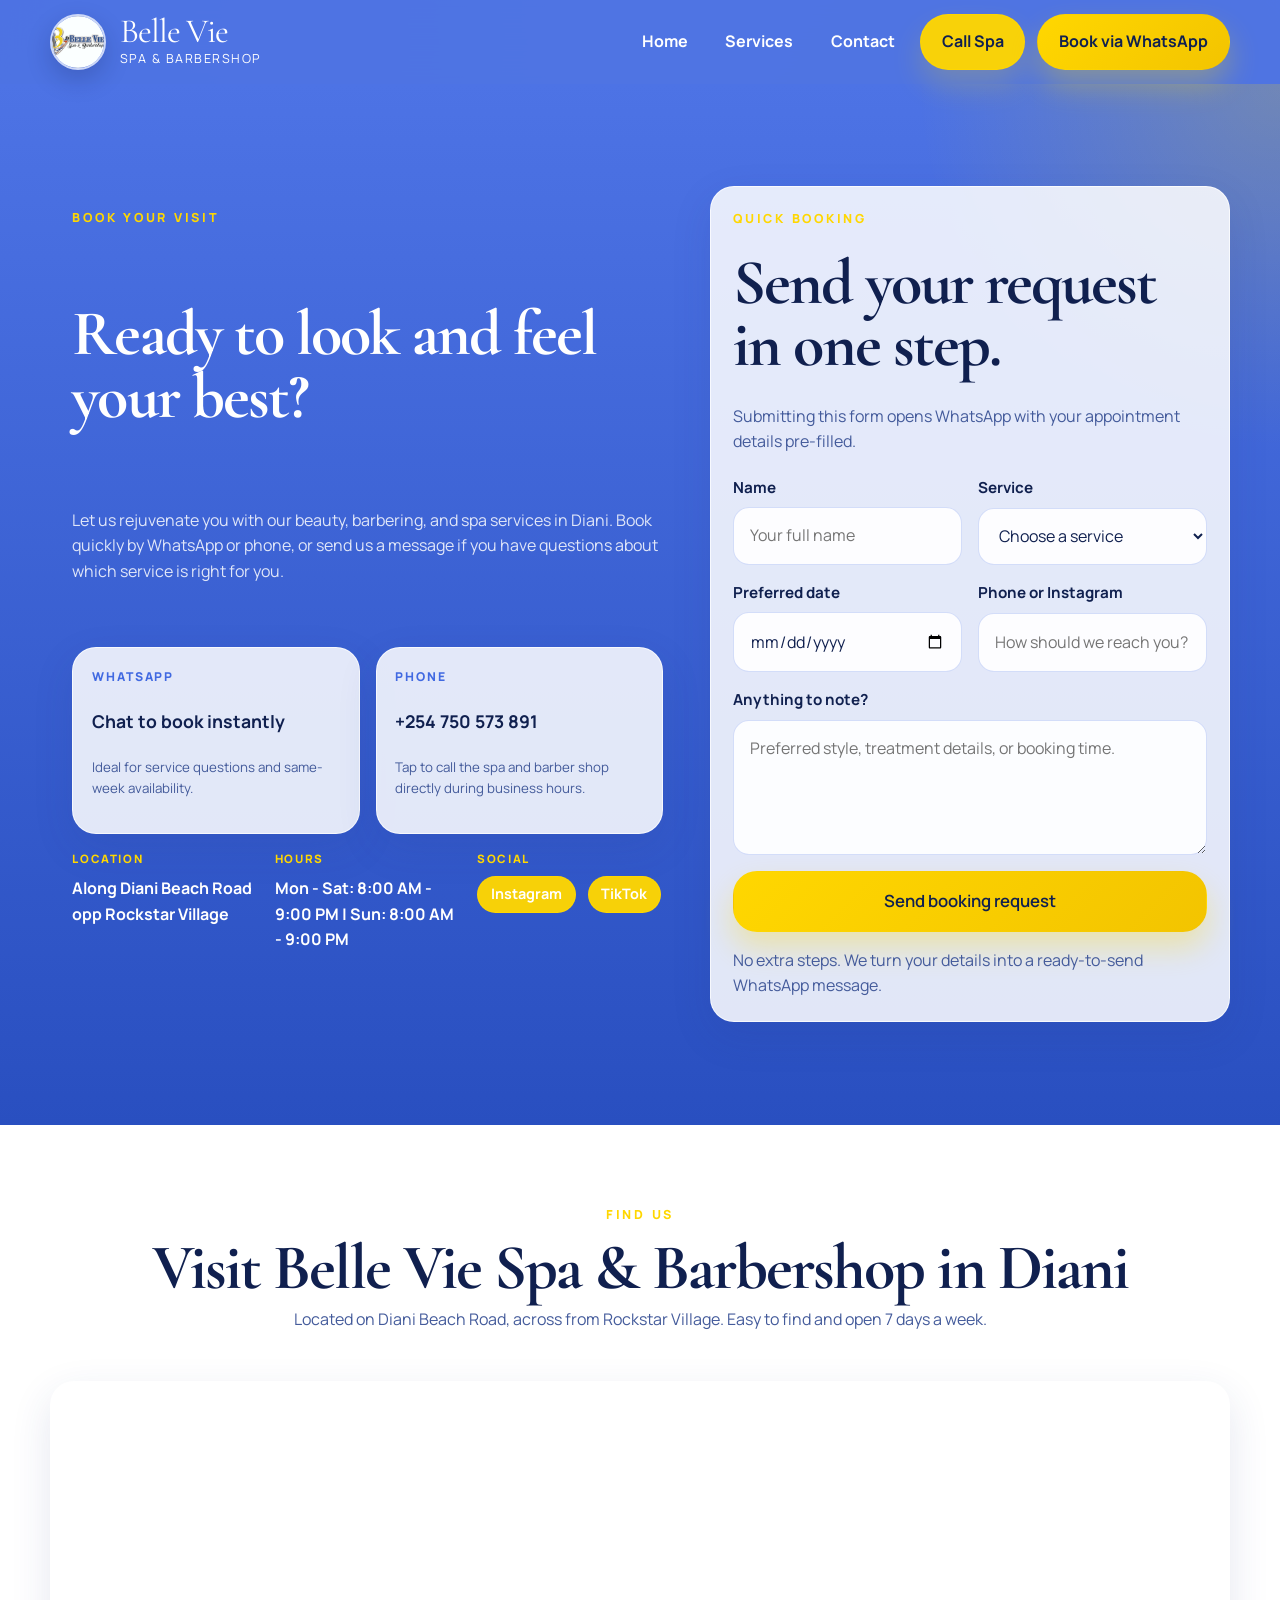
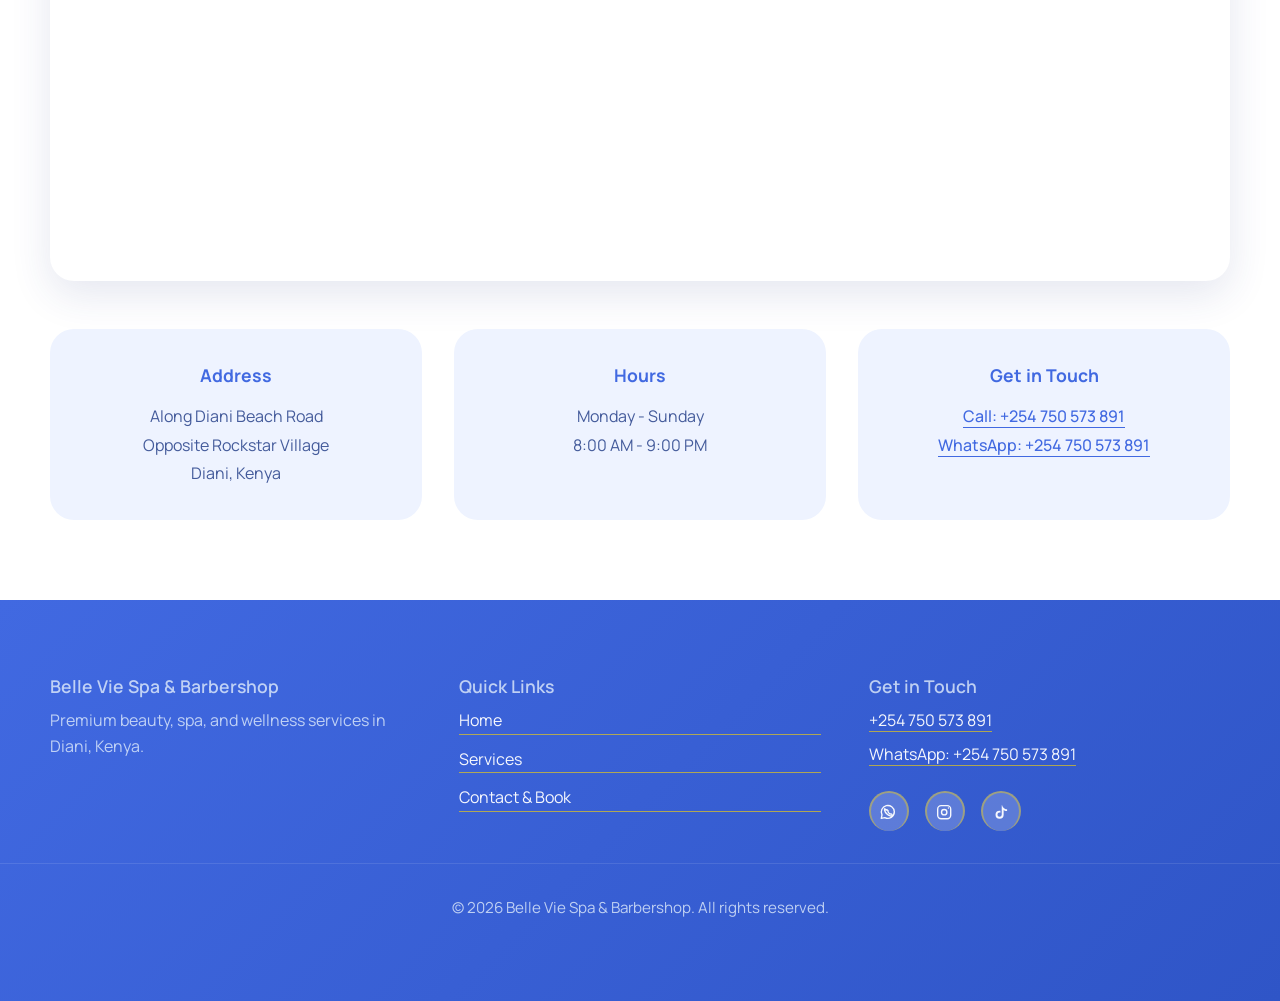
<file: contact.html>
<!DOCTYPE html>
<html lang="en">

<head>
    <meta charset="UTF-8">
    <meta name="viewport" content="width=device-width, initial-scale=1.0">
    <meta name="description"
        content=" Belle Vie Spa & Barbershop in Diani Beach. Call or WhatsApp for hair, nails, massage, facials, and grooming services. Book appointments via WhatsApp or phone. Visit us at Diani Beach Road for professional beauty services.">
    <title>Contact & Book | Belle Vie Spa & Barbershop</title>
    <link rel="preconnect" href="https://fonts.googleapis.com">
    <link rel="preconnect" href="https://fonts.gstatic.com" crossorigin>
    <link
        href="https://fonts.googleapis.com/css2?family=Cormorant+Garamond:wght@500;600;700&family=Manrope:wght@400;500;600;700;800&display=swap"
        rel="stylesheet">
    <link rel="stylesheet" href="style.css">
</head>

<body>
    <a class="skip-link" href="#main-content">Skip to content</a>

    <header class="site-header" id="top">
        <div class="container header-inner">
            <a class="brand" href="index.html" aria-label="Belle Vie Spa & Barbershop home">
                <img src="images/logo image.jpeg" alt="Belle Vie Spa & Barbershop Logo"
                    class="logo-image brand-logo-round">
                <div class="brand-copy">
                    <p class="brand-name">Belle Vie</p>
                    <p class="brand-meta">Spa & Barbershop</p>
                </div>
            </a>

            <button class="nav-toggle" id="nav-toggle" aria-expanded="false" aria-controls="site-nav"
                aria-label="Open menu">
                <span></span>
                <span></span>
                <span></span>
            </button>

            <nav class="site-nav" id="site-nav" aria-label="Primary navigation">
                <a href="index.html">Home</a>
                <a href="services.html">Services</a>
                <a href="#contact">Contact</a>
                <a class="button button-outline button-nav" href="tel:+254750573891" data-phone-link>Call Spa</a>
                <a class="button button-whatsapp button-nav"
                    href="https://wa.me/254750573891?text=Hi%2C%20I%27d%20like%20to%20book%20an%20appointment."
                    data-whatsapp-link>Book via WhatsApp</a>
            </nav>
        </div>
    </header>

    <main id="main-content">
        <section class="section section-cta" id="contact">
            <div class="container booking-grid">
                <div class="contact-panel" data-reveal>
                    <p class="eyebrow">Book Your Visit</p>
                    <h2>Ready to look and feel your best?</h2>
                    <p>
                        Let us rejuvenate you with our beauty, barbering, and spa services in Diani. Book quickly by
                        WhatsApp or phone, or send us a message if you have questions about which service is right for
                        you.
                    </p>

                    <div class="contact-actions">
                        <a class="contact-action-card"
                            href="https://wa.me/254750573891?text=Hi%2C%20I%27d%20like%20to%20book%20an%20appointment."
                            data-whatsapp-link>
                            <span class="contact-action-label">WhatsApp</span>
                            <strong>Chat to book instantly</strong>
                            <small>Ideal for service questions and same-week availability.</small>
                        </a>

                        <a class="contact-action-card" href="tel:+254750573891" data-phone-link>
                            <span class="contact-action-label">Phone</span>
                            <strong data-phone-display>+254 750 573 891</strong>
                            <small>Tap to call the spa and barber shop directly during business hours.</small>
                        </a>
                    </div>

                    <div class="contact-details">
                        <article>
                            <span>Location</span>
                            <strong data-address>Along Diani Beach Road opp Rockstar Village</strong>
                        </article>
                        <article>
                            <span>Hours</span>
                            <strong data-hours>Mon - Sat: 8:00 AM - 9:00 PM | Sun: 8:00 AM - 9:00 PM</strong>
                        </article>
                        <article>
                            <span>Social</span>
                            <strong class="social-inline">
                                <a href="https://www.instagram.com/spa_bellevie_diani/"
                                    target="_blank" rel="noreferrer" data-social="instagram">Instagram</a>
                                <a href="https://www.tiktok.com/@bellevie1231" target="_blank" rel="noreferrer"
                                    data-social="tiktok">TikTok</a>
                            </strong>
                        </article>
                    </div>
                </div>

                <div class="booking-form-card" data-reveal>
                    <div class="form-header">
                        <p class="eyebrow">Quick Booking</p>
                        <h2>Send your request in one step.</h2>
                        <p>Submitting this form opens WhatsApp with your appointment details pre-filled.</p>
                    </div>

                    <form class="booking-form" id="booking-form">
                        <div class="form-grid">
                            <label>
                                <span>Name</span>
                                <input type="text" name="name" placeholder="Your full name" required>
                            </label>

                            <label>
                                <span>Service</span>
                                <select name="service" required>
                                    <option value="">Choose a service</option>
                                    <option value="Braiding">Braiding</option>
                                    <option value="Dreadlocks">Dreadlocks</option>
                                    <option value="Lashes">Lashes</option>
                                    <option value="Wigs">Wigs</option>
                                    <option value="Weaving">Weaving</option>
                                    <option value="Hair Color & Dye">Hair Color & Dye</option>
                                    <option value="Nails">Nails</option>
                                    <option value="Spa & Massage">Spa & Massage</option>
                                    <option value="Facial">Facial</option>
                                    <option value="Waxing">Waxing</option>
                                    <option value="Makeup">Makeup</option>
                                </select>
                            </label>

                            <label>
                                <span>Preferred date</span>
                                <input type="date" name="date" id="booking-date">
                            </label>

                            <label>
                                <span>Phone or Instagram</span>
                                <input type="text" name="contact" placeholder="How should we reach you?" required>
                            </label>
                        </div>

                        <label>
                            <span>Anything to note?</span>
                            <textarea name="notes" rows="4"
                                placeholder="Preferred style, treatment details, or booking time."></textarea>
                        </label>

                        <button class="button button-whatsapp button-lg" type="submit">Send booking request</button>
                        <p class="form-note">No extra steps. We turn your details into a ready-to-send WhatsApp message.
                        </p>
                    </form>
                </div>
            </div>
        </section>

        <!-- LOCATION MAP SECTION -->
        <section class="section section-map" id="location-map">
            <div class="container">
                <div class="map-header" data-reveal>
                    <p class="eyebrow">Find Us</p>
                    <h2>Visit Belle Vie Spa & Barbershop in Diani </h2>
                    <p>Located on Diani Beach Road, across from Rockstar Village. Easy to find and open 7 days a week.
                    </p>
                </div>

                <div class="map-container" data-reveal>
                    <!-- Google Maps Embed for Belle Vie Diani -->
                    <iframe
                        src="https://www.google.com/maps/embed?pb=!1m18!1m12!1m3!1d1989.3283633414137!2d39.57575773818422!3d-4.286723498921789!2m3!1f0!2f0!3f0!3m2!1i1024!2i768!4f13.1!3m3!1m2!1s0x18404586648036e1%3A0xb5c67b64a5a21417!2sBelle%20Vie%20spa%20and%20barbershop%20diani!5e0!3m2!1sen!2sus!4v1775978757636!5m2!1sen!2sus"
                        width="100%" height="500" style="border:0; border-radius: var(--radius-lg);" allowfullscreen=""
                        loading="lazy" referrerpolicy="no-referrer-when-downgrade">
                    </iframe>
                </div>

                <div class="location-details" data-reveal>
                    <div class="detail-card">
                        <strong>Address</strong>
                        <p>Along Diani Beach Road<br>Opposite Rockstar Village<br>Diani, Kenya</p>
                    </div>
                    <div class="detail-card">
                        <strong>Hours</strong>
                        <p>Monday - Sunday<br>8:00 AM - 9:00 PM</p>
                    </div>
                    <div class="detail-card">
                        <strong>Get in Touch</strong>
                        <p><a href="tel:+254750573891">Call: +254 750 573 891</a><br>
                            <a href="https://wa.me/254750573891">WhatsApp: +254 750 573 891</a>
                        </p>
                    </div>
                </div>
            </div>
        </section>
    </main>

    <footer class="site-footer" id="footer">
        <div class="container footer-content">
            <div class="footer-section">
                <p class="footer-title">Belle Vie Spa & Barbershop</p>
                <p>Premium beauty, spa, and wellness services in Diani, Kenya.</p>
            </div>
            <div class="footer-section">
                <p class="footer-title">Quick Links</p>
                <nav class="footer-links-vertical">
                    <a href="index.html">Home</a>
                    <a href="services.html">Services</a>
                    <a href="#contact">Contact & Book</a>
                </nav>
            </div>
            <div class="footer-section">
                <p class="footer-title">Get in Touch</p>
                <p><a href="tel:+254750573891">+254 750 573 891</a></p>
                <p><a href="https://wa.me/254750573891">WhatsApp: +254 750 573 891</a></p>
                <div class="social-icons">
                    <a href="https://wa.me/254750573891?text=Hi%2C%20I%27d%20like%20to%20book%20an%20appointment." class="social-link whatsapp" aria-label="WhatsApp"
                        title="WhatsApp">💬</a>
                    <a href="https://www.instagram.com/spa_bellevie_diani/" class="social-link instagram" aria-label="Instagram"
                        title="Instagram">f</a>
                    <a href="https://www.tiktok.com/@bellevie1231" class="social-link tiktok" aria-label="TikTok" title="TikTok">♪</a>
                </div>
            </div>
        </div>
        <div class="footer-bottom">
            <p>&copy; 2026 Belle Vie Spa & Barbershop. All rights reserved.</p>
        </div>
    </footer>

    <script src="script.js"></script>
</body>

</html>
</file>
<file: style.css>
:root {
    --primary: #4169E1;
    --primary-deep: #2f55c7;
    --primary-soft: #dce4ff;
    --accent: #FFD700;
    --accent-deep: #f3c400;
    --bg: #ffffff;
    --surface: rgba(255, 255, 255, 0.92);
    --surface-solid: #ffffff;
    --surface-soft: #eef3ff;
    --surface-rose: #dce4ff;
    --text: #10204f;
    --muted: #445b9b;
    --gold: var(--accent);
    --gold-deep: var(--primary);
    --rose: #ffe88a;
    --wine: #274fcb;
    --line: rgba(65, 105, 225, 0.22);
    --success: #25d366;
    --shadow: 0 28px 80px rgba(40, 59, 130, 0.18);
    --shadow-soft: 0 14px 40px rgba(40, 59, 130, 0.12);
    --radius-lg: 1.5rem;
    --transition: 220ms ease;
    --container: 1180px;
    --header-height: 5.4rem;
}

*,
*::before,
*::after {
    box-sizing: border-box;
}

html {
    scroll-behavior: smooth;
}

body {
    margin: 0;
    font-family: "Manrope", sans-serif;
    color: var(--text);
    background:
        radial-gradient(circle at top left, rgba(220, 228, 255, 0.92), transparent 28%),
        radial-gradient(circle at 82% 9%, rgba(255, 215, 0, 0.14), transparent 18%),
        linear-gradient(180deg, #ffffff 0%, #f8faff 48%, #ffffff 100%);
    line-height: 1.6;
    overflow-x: hidden;
}

img {
    display: block;
    max-width: 100%;
}

a {
    color: inherit;
    text-decoration: none;
}

button,
input,
select,
textarea {
    font: inherit;
}

button {
    cursor: pointer;
}

[hidden] {
    display: none !important;
}

.skip-link {
    position: absolute;
    left: 1rem;
    top: -5rem;
    z-index: 999;
    padding: 0.75rem 1rem;
    background: var(--primary);
    color: #fff;
    border-radius: 999px;
    transition: top var(--transition);
}

.skip-link:focus-visible {
    top: 1rem;
}

.container {
    width: min(100% - 2rem, var(--container));
    margin: 0 auto;
}

.section {
    padding: clamp(4.75rem, 8vw, 7rem) 0;
    background: linear-gradient(180deg, var(--primary) 0%, var(--primary-deep) 100%);
}

.section-soft {
    background: linear-gradient(180deg, #4d73e5 0%, #3459ce 100%);
}

.section-cta {
    background:
        radial-gradient(circle at top right, rgba(255, 215, 0, 0.2), transparent 22%),
        linear-gradient(180deg, #4d73e5 0%, #294fc0 100%);
}

.section-heading {
    max-width: 46rem;
    margin: 0 auto 2.5rem;
    text-align: center;
}

.section-heading-split {
    display: grid;
    gap: 1.25rem;
    align-items: end;
    margin-bottom: 2rem;
}

.eyebrow {
    margin: 0 0 0.75rem;
    color: var(--accent);
    letter-spacing: 0.22em;
    text-transform: uppercase;
    font-size: 0.78rem;
    font-weight: 800;
}

h1,
h2,
h3,
.brand-name {
    font-family: "Cormorant Garamond", serif;
    letter-spacing: -0.03em;
    line-height: 0.98;
    margin: 0;
}

h1 {
    font-size: clamp(3.15rem, 9vw, 5.9rem);
}

h2 {
    font-size: clamp(2.35rem, 6vw, 4rem);
    margin-bottom: 1rem;
}

h3 {
    font-size: clamp(1.55rem, 3vw, 2rem);
    margin-bottom: 0.75rem;
}

p {
    margin: 0;
    color: var(--muted);
}

section[id] {
    scroll-margin-top: calc(var(--header-height) + 1rem);
}

.button {
    display: inline-flex;
    align-items: center;
    justify-content: center;
    gap: 0.5rem;
    min-height: 3.2rem;
    padding: 0.9rem 1.3rem;
    border-radius: 999px;
    border: 1px solid transparent;
    font-weight: 700;
    transition:
        transform var(--transition),
        box-shadow var(--transition),
        background-color var(--transition),
        border-color var(--transition),
        color var(--transition);
}

.button:hover,
.button:focus-visible {
    transform: translateY(-2px);
}

.button:focus-visible,
.nav-toggle:focus-visible,
.filter-button:focus-visible,
.gallery-button:focus-visible,
.slider-button:focus-visible,
.dot:focus-visible,
input:focus-visible,
select:focus-visible,
textarea:focus-visible,
.lightbox-close:focus-visible {
    outline: 2px solid rgba(255, 215, 0, 0.6);
    outline-offset: 3px;
}

.button-whatsapp {
    color: var(--text);
    background: linear-gradient(135deg, var(--accent), var(--accent-deep));
    box-shadow: 0 16px 30px rgba(255, 215, 0, 0.3);
}

.button-primary {
    color: var(--text);
    background: linear-gradient(135deg, var(--accent), var(--accent-deep));
    box-shadow: 0 16px 30px rgba(255, 215, 0, 0.28);
}

.button-secondary,
.button-outline {
    color: var(--text);
    background: rgba(255, 215, 0, 0.96);
    border-color: rgba(255, 215, 0, 0.96);
    box-shadow: 0 16px 30px rgba(255, 215, 0, 0.2);
}

.button-lg {
    min-height: 3.6rem;
    padding-inline: 1.65rem;
}

.site-header {
    position: sticky;
    top: 0;
    z-index: 40;
    padding: 0.85rem 0;
}

.site-header::before {
    content: "";
    position: absolute;
    inset: 0;
    background: rgba(65, 105, 225, 0.92);
    backdrop-filter: blur(16px);
    border-bottom: 1px solid transparent;
    transition: border-color var(--transition), box-shadow var(--transition), background-color var(--transition);
}

.site-header.is-scrolled::before {
    background: rgba(65, 105, 225, 0.98);
    border-color: var(--line);
    box-shadow: var(--shadow-soft);
}

.header-inner {
    position: relative;
    display: flex;
    align-items: center;
    justify-content: space-between;
    gap: 1rem;
}

.brand {
    display: inline-flex;
    align-items: center;
    gap: 0.85rem;
    min-width: 0;
}

.brand-mark {
    display: grid;
    place-items: center;
    inline-size: 2.65rem;
    block-size: 2.65rem;
    border-radius: 50%;
    background: linear-gradient(135deg, var(--accent), #ffe88a);
    border: 1px solid rgba(255, 215, 0, 0.55);
    color: var(--primary);
    font-family: "Cormorant Garamond", serif;
    font-size: 1.35rem;
    font-weight: 700;
}

.brand-copy {
    display: grid;
    gap: 0.05rem;
    min-width: 0;
}

.brand-name {
    font-size: 1.88rem;
    color: var(--text);
}

.brand-meta {
    color: var(--muted);
    font-size: 0.78rem;
    letter-spacing: 0.12em;
    text-transform: uppercase;
    white-space: nowrap;
}

.nav-toggle {
    position: relative;
    z-index: 3;
    display: inline-flex;
    flex-direction: column;
    justify-content: center;
    gap: 0.28rem;
    inline-size: 3rem;
    block-size: 3rem;
    border: 0;
    border-radius: 50%;
    background: rgba(255, 215, 0, 0.96);
    box-shadow: var(--shadow-soft);
}

.nav-toggle span {
    inline-size: 1.15rem;
    block-size: 2px;
    margin-inline: auto;
    background: var(--primary);
    border-radius: 999px;
    transition: transform var(--transition), opacity var(--transition);
}

.nav-toggle.is-active span:nth-child(1) {
    transform: translateY(6px) rotate(45deg);
}

.nav-toggle.is-active span:nth-child(2) {
    opacity: 0;
}

.nav-toggle.is-active span:nth-child(3) {
    transform: translateY(-6px) rotate(-45deg);
}

.site-nav {
    position: absolute;
    inset: calc(100% + 0.75rem) 0 auto;
    display: grid;
    gap: 0.5rem;
    padding: 1rem;
    background: rgba(65, 105, 225, 0.98);
    border: 1px solid var(--line);
    border-radius: 1.5rem;
    box-shadow: var(--shadow);
    opacity: 0;
    pointer-events: none;
    transform: translateY(-10px);
    transition: opacity var(--transition), transform var(--transition);
}

.site-nav.is-open {
    opacity: 1;
    pointer-events: auto;
    transform: translateY(0);
}

.site-nav > a:not(.button) {
    padding: 0.75rem 0.35rem;
    color: #fff;
    font-weight: 700;
}

.site-header .brand-name,
.site-header .brand-meta {
    color: #fff;
}

.site-header .brand-name {
    font-size: 2.12rem;
}

.site-nav > a:not(.button):hover,
.site-nav > a:not(.button):focus-visible {
    color: var(--accent);
}

.button-nav {
    width: 100%;
}

.hero {
    position: relative;
    isolation: isolate;
    padding: clamp(4rem, 8vw, 6rem) 0 3rem;
    min-height: calc(100svh - 2rem);
    display: grid;
    align-items: end;
    background:
        linear-gradient(105deg, rgba(65, 105, 225, 0.55) 0%, rgba(65, 105, 225, 0.35) 44%, rgba(47, 85, 199, 0.15) 100%),
        var(--hero-image, url("images/hero-nails.jpg")) center/cover;
}

.hero-overlay {
    position: absolute;
    inset: 0;
    z-index: -1;
    background:
        radial-gradient(circle at 22% 18%, rgba(255, 215, 0, 0.2), transparent 26%),
        linear-gradient(180deg, rgba(255, 255, 255, 0.02), rgba(255, 255, 255, 0));
}

.hero-grid {
    display: grid;
    gap: 1.5rem;
    align-items: end;
}

.hero-copy {
    display: grid;
    gap: 1.4rem;
    max-width: 44rem;
}

.hero-copy .eyebrow,
.hero-copy h1,
.hero-panel-card strong,
.hero-panel-card span,
.hero-badges span,
.hero-trust li {
    color: #f6fbff;
}

.hero-copy .eyebrow {
    color: var(--accent);
}

.hero-lead {
    max-width: 38rem;
    font-size: 1.05rem;
    color: rgba(246, 251, 255, 0.82);
}

.hero-actions {
    display: flex;
    flex-wrap: wrap;
    gap: 0.9rem;
}

.hero-trust {
    display: flex;
    flex-wrap: wrap;
    gap: 0.75rem;
    padding: 0;
    margin: 0;
    list-style: none;
}

.hero-trust li {
    padding: 0.75rem 1rem;
    border: 1px solid rgba(255, 215, 0, 0.28);
    border-radius: 999px;
    background: rgba(255, 255, 255, 0.1);
    backdrop-filter: blur(10px);
    font-size: 0.92rem;
}

.hero-panel {
    display: grid;
    gap: 1rem;
}

.hero-panel-card,
.mini-badge {
    padding: 1.25rem;
    border: 1px solid rgba(226, 239, 252, 0.18);
    border-radius: var(--radius-lg);
    background: rgba(226, 239, 252, 0.08);
    backdrop-filter: blur(12px);
    box-shadow: var(--shadow-soft);
}

.panel-label {
    margin-bottom: 1rem;
    color: var(--accent);
    letter-spacing: 0.18em;
    text-transform: uppercase;
    font-size: 0.78rem;
    font-weight: 800;
}

.panel-stack {
    display: grid;
    gap: 1rem;
}

.panel-stack article {
    display: grid;
    gap: 0.25rem;
}

.panel-stack span {
    color: rgba(226, 239, 252, 0.76);
    font-size: 0.82rem;
    letter-spacing: 0.08em;
    text-transform: uppercase;
}

.panel-stack strong {
    font-size: 1.02rem;
    line-height: 1.45;
}

.hero-badges {
    display: grid;
    grid-template-columns: repeat(2, minmax(0, 1fr));
    gap: 1rem;
}

.mini-badge {
    min-height: 6.25rem;
    align-content: end;
}

.mini-badge-value {
    display: block;
    font-size: 1.55rem;
    font-weight: 800;
}

.mini-badge-label {
    display: block;
    margin-top: 0.35rem;
    color: rgba(226, 239, 252, 0.76);
    font-size: 0.9rem;
}

.standards {
    padding: 0 0 clamp(4rem, 7vw, 5rem);
    background: linear-gradient(180deg, #365ccd 0%, var(--primary) 100%);
}

.standards-grid {
    display: grid;
    gap: 1rem;
    margin-top: -2rem;
}

.standard-card {
    padding: 1.35rem;
    border-radius: var(--radius-lg);
    background: rgba(255, 255, 255, 0.86);
    border: 1px solid rgba(255, 255, 255, 0.72);
    box-shadow: var(--shadow-soft);
}

.standard-card h3 {
    margin: 1rem 0 0.65rem;
    font-size: 1.7rem;
}

.standard-icon,
.value-icon {
    display: inline-grid;
    place-items: center;
    inline-size: 3rem;
    block-size: 3rem;
    border-radius: 0.95rem;
    color: var(--primary);
    background: linear-gradient(135deg, rgba(255, 215, 0, 0.96), rgba(255, 236, 122, 0.92));
    border: 1px solid rgba(255, 215, 0, 0.55);
}

.standard-icon svg,
.value-icon svg {
    inline-size: 1.35rem;
    block-size: 1.35rem;
}

.services-grid {
    display: grid;
    gap: 1rem;
}

.service-card {
    position: relative;
    display: flex;
    flex-direction: column;
    padding: 0;
    overflow: hidden;
    border-radius: var(--radius-lg);
    background: rgba(255, 255, 255, 0.84);
    border: 1px solid rgba(255, 255, 255, 0.72);
    box-shadow: var(--shadow-soft);
    transition: transform var(--transition), box-shadow var(--transition), border-color var(--transition);
}

.service-card:hover {
    transform: translateY(-6px);
    box-shadow: var(--shadow);
    border-color: rgba(255, 215, 0, 0.45);
}

.service-card-featured {
    background: linear-gradient(160deg, rgba(255, 255, 255, 0.98), rgba(220, 228, 255, 0.82));
}

.service-card-media {
    position: relative;
    aspect-ratio: 16 / 11;
    overflow: hidden;
    background: var(--primary-soft);
}

.service-card-media img {
    width: 100%;
    height: 100%;
    object-fit: cover;
    transition: transform 350ms ease;
}

.service-card:hover .service-card-media img {
    transform: scale(1.05);
}

.service-card-body {
    display: flex;
    flex: 1;
    flex-direction: column;
    gap: 0.65rem;
    padding: 1.35rem;
}

.service-card-featured .service-card-body {
    background: linear-gradient(180deg, rgba(255, 255, 255, 0.94), rgba(236, 241, 255, 0.78));
}

.service-meta {
    display: flex;
    flex-wrap: wrap;
    justify-content: space-between;
    gap: 0.5rem;
    margin-bottom: 0.2rem;
}

.service-time,
.service-price {
    display: inline-flex;
    align-items: center;
    min-height: 2rem;
    padding: 0.35rem 0.8rem;
    border-radius: 999px;
    font-size: 0.82rem;
    font-weight: 800;
    letter-spacing: 0.03em;
}

.service-time {
    background: rgba(220, 228, 255, 0.9);
    color: var(--wine);
}

.service-price {
    background: rgba(255, 215, 0, 0.22);
    color: var(--primary);
}

.service-link {
    display: inline-flex;
    align-items: center;
    gap: 0.45rem;
    margin-top: auto;
    color: var(--primary);
    font-weight: 800;
}

.service-link::after {
    content: "→";
    transition: transform var(--transition);
}

.service-link:hover::after,
.service-link:focus-visible::after {
    transform: translateX(4px);
}

#services .section-cta {
    margin-top: 2rem;
    padding: 1.35rem;
    display: grid;
    gap: 1rem;
    justify-items: center;
    text-align: center;
    border-radius: var(--radius-lg);
    background: linear-gradient(145deg, rgba(255, 215, 0, 0.98), rgba(255, 233, 87, 0.94));
    border: 1px solid rgba(255, 215, 0, 0.55);
    box-shadow: var(--shadow-soft);
}

#services .section-cta p {
    color: var(--text);
    font-weight: 700;
}

.urgency-cta {
    background: linear-gradient(135deg, rgba(255, 215, 0, 0.15), rgba(255, 107, 53, 0.1)) !important;
    border: 2px solid rgba(255, 107, 53, 0.5) !important;
    padding: 2.5rem !important;
    gap: 1.5rem !important;
}

.urgency-content {
    width: 100%;
    text-align: center;
}

.urgency-rating {
    margin-bottom: 1.5rem;
}

.stars {
    font-size: 1.8rem;
    display: block;
    margin-bottom: 0.5rem;
}

.rating-text {
    color: #ff6b35;
    font-weight: 700;
    margin: 0;
    font-size: 1.1rem;
}

.urgency-message {
    color: #ff6b35;
    font-weight: 700;
    font-size: 1.2rem;
    margin: 1rem 0;
    animation: pulse 2s infinite;
}

.urgency-subtext {
    color: var(--muted);
    margin: 0.5rem 0 0 0;
}

.urgency-buttons {
    display: flex;
    flex-wrap: wrap;
    gap: 1rem;
    justify-content: center;
    width: 100%;
}

@keyframes pulse {
    0%, 100% { opacity: 1; }
    50% { opacity: 0.85; }
}

.gallery-filters {
    display: flex;
    flex-wrap: wrap;
    gap: 0.6rem;
}

.filter-button {
    min-height: 2.75rem;
    padding: 0.7rem 1rem;
    border: 1px solid var(--line);
    border-radius: 999px;
    background: rgba(255, 255, 255, 0.72);
    color: var(--text);
    font-weight: 700;
    transition: background-color var(--transition), border-color var(--transition), color var(--transition), transform var(--transition);
}

.filter-button.is-active {
    background: var(--accent);
    border-color: var(--accent);
    color: var(--text);
}

.gallery-grid {
    display: grid;
    gap: 1rem;
}

.gallery-card {
    grid-row: span var(--span);
    min-height: 16rem;
    border-radius: 1.6rem;
    overflow: hidden;
    box-shadow: var(--shadow-soft);
    background: var(--primary-soft);
}

.gallery-button {
    position: relative;
    display: block;
    inline-size: 100%;
    block-size: 100%;
    padding: 0;
    border: 0;
    background: transparent;
    text-align: left;
}

.gallery-button img {
    inline-size: 100%;
    block-size: 100%;
    object-fit: cover;
    transition: transform 350ms ease;
}

.gallery-button::after {
    content: "";
    position: absolute;
    inset: 0;
    background: linear-gradient(180deg, transparent 40%, rgba(32, 55, 140, 0.76));
}

.gallery-button:hover img,
.gallery-button:focus-visible img {
    transform: scale(1.05);
}

.gallery-caption {
    position: absolute;
    inset: auto 1rem 1rem;
    z-index: 1;
    display: grid;
    gap: 0.18rem;
    color: #fff;
}

.gallery-caption strong {
    font-size: 1.05rem;
}

.gallery-caption span:last-child {
    color: rgba(255, 224, 51, 0.94);
    text-transform: uppercase;
    letter-spacing: 0.08em;
    font-size: 0.72rem;
    font-weight: 700;
}

.section-heading h2,
.section-heading-split h2,
.about-copy h2,
.testimonials-intro h2,
.contact-panel h2 {
    color: #fff;
}

.section-heading p:not(.eyebrow),
.section-heading-split p:not(.eyebrow),
.about-copy > p:not(.eyebrow),
.testimonials-intro > p:not(.eyebrow),
.contact-panel > p:not(.eyebrow) {
    color: rgba(255, 255, 255, 0.84);
}

.section-heading .eyebrow,
.section-heading-split .eyebrow,
.about-copy .eyebrow,
.testimonials-intro .eyebrow,
.contact-panel .eyebrow {
    color: var(--accent);
}

.about-grid,
.booking-grid,
.testimonials-layout {
    display: grid;
    gap: 1.5rem;
}

.about-visuals {
    position: relative;
    display: grid;
    gap: 1rem;
}

.about-main-photo {
    margin: 0;
    min-height: 24rem;
    border-radius: 2rem;
    overflow: hidden;
    box-shadow: var(--shadow);
}

.about-main-photo img {
    inline-size: 100%;
    block-size: 100%;
    object-fit: cover;
}

.about-floating-note,
.about-floating-grid article,
.review-summary,
.contact-action-card,
.booking-form-card,
.testimonial-slider {
    border-radius: var(--radius-lg);
    background: rgba(255, 255, 255, 0.86);
    border: 1px solid rgba(255, 255, 255, 0.72);
    box-shadow: var(--shadow-soft);
}

.about-floating-note {
    padding: 1.2rem 1.25rem;
    max-width: 22rem;
}

.note-label {
    display: block;
    margin-bottom: 0.45rem;
    color: var(--gold-deep);
    font-size: 0.76rem;
    font-weight: 800;
    letter-spacing: 0.18em;
    text-transform: uppercase;
}

.about-floating-note strong {
    color: var(--text);
    font-size: 1.05rem;
    line-height: 1.45;
}

.about-floating-grid {
    display: grid;
    gap: 1rem;
}

.about-floating-grid article {
    padding: 1.15rem;
}

.about-floating-grid span,
.contact-details span {
    display: block;
    margin-bottom: 0.45rem;
    color: var(--gold-deep);
    letter-spacing: 0.14em;
    text-transform: uppercase;
    font-size: 0.72rem;
    font-weight: 800;
}

.about-floating-grid strong,
.contact-details strong {
    color: var(--text);
    line-height: 1.45;
}

.contact-panel > .contact-details span {
    color: var(--accent);
}

.contact-panel > .contact-details strong {
    color: #fff;
}

.about-copy {
    display: grid;
    gap: 1rem;
    align-content: center;
}

.value-grid {
    display: grid;
    gap: 1rem;
    margin-top: 0.6rem;
}

.value-card {
    padding: 1.2rem;
    border-radius: var(--radius-lg);
    background: rgba(255, 255, 255, 0.72);
    border: 1px solid rgba(255, 255, 255, 0.72);
}

.value-card h3 {
    margin-top: 0.9rem;
}

.testimonials-intro {
    display: grid;
    gap: 1rem;
}

.review-summary {
    padding: 1.35rem;
}

.review-summary strong {
    display: block;
    margin-bottom: 0.3rem;
    color: var(--text);
    font-size: 1.05rem;
}

.testimonial-slider {
    padding: 1.5rem;
}

.testimonial-track {
    position: relative;
    min-height: 17rem;
}

.testimonial-card {
    position: absolute;
    inset: 0;
    display: grid;
    align-content: space-between;
    gap: 1.25rem;
    opacity: 0;
    pointer-events: none;
    transform: translateX(14px);
    transition: opacity 320ms ease, transform 320ms ease;
}

.testimonial-card.is-active {
    opacity: 1;
    pointer-events: auto;
    transform: translateX(0);
}

.testimonial-quote {
    color: var(--text);
    font-size: clamp(1.3rem, 3vw, 1.8rem);
    line-height: 1.35;
}

.testimonial-meta {
    display: grid;
    gap: 0.15rem;
}

.testimonial-meta strong {
    color: var(--text);
}

.testimonial-controls {
    display: flex;
    align-items: center;
    justify-content: space-between;
    gap: 1rem;
    margin-top: 1rem;
}

.slider-button {
    min-height: 2.75rem;
    padding: 0.65rem 0.95rem;
    border: 1px solid var(--line);
    border-radius: 999px;
    background: var(--accent);
    color: var(--text);
    font-weight: 700;
}

.slider-dots {
    display: flex;
    align-items: center;
    gap: 0.55rem;
}

.dot {
    inline-size: 0.8rem;
    block-size: 0.8rem;
    padding: 0;
    border: 0;
    border-radius: 50%;
    background: rgba(255, 215, 0, 0.34);
    transition: transform var(--transition), background-color var(--transition);
}

.dot.is-active {
    background: var(--accent);
    transform: scale(1.15);
}

.contact-panel,
.booking-form-card {
    padding: 1.4rem;
}

.contact-panel {
    display: grid;
    gap: 1rem;
}

.contact-actions {
    display: grid;
    gap: 1rem;
}

.contact-action-card {
    display: grid;
    gap: 0.35rem;
    padding: 1.15rem;
    transition: transform var(--transition), box-shadow var(--transition);
}

.contact-action-card:hover,
.contact-action-card:focus-visible {
    transform: translateY(-4px);
    box-shadow: var(--shadow);
    border-color: rgba(255, 215, 0, 0.55);
}

.contact-action-label {
    color: var(--gold-deep);
    font-size: 0.76rem;
    font-weight: 800;
    letter-spacing: 0.16em;
    text-transform: uppercase;
}

.contact-action-card strong {
    color: var(--text);
    font-size: 1.1rem;
}

.contact-action-card small,
.form-note {
    color: var(--muted);
}

.contact-details {
    display: grid;
    gap: 1rem;
}

.social-inline {
    display: flex;
    flex-wrap: wrap;
    gap: 0.75rem;
}

.social-inline a {
    display: inline-flex;
    align-items: center;
    min-height: 2.3rem;
    padding: 0.45rem 0.8rem;
    border-radius: 999px;
    background: rgba(255, 215, 0, 0.96);
    border: 1px solid rgba(255, 215, 0, 0.96);
    font-size: 0.9rem;
    font-weight: 700;
}

.form-header {
    display: grid;
    gap: 0.65rem;
    margin-bottom: 1.3rem;
}

.booking-form {
    display: grid;
    gap: 1rem;
}

.form-grid {
    display: grid;
    gap: 1rem;
}

.booking-form label {
    display: grid;
    gap: 0.45rem;
}

.booking-form span {
    color: var(--text);
    font-size: 0.95rem;
    font-weight: 700;
}

input,
select,
textarea {
    width: 100%;
    border: 1px solid var(--line);
    border-radius: 1rem;
    background: rgba(255, 255, 255, 0.9);
    color: var(--text);
    padding: 0.95rem 1rem;
    transition: border-color var(--transition), box-shadow var(--transition);
}

textarea {
    resize: vertical;
}

input:focus-visible,
select:focus-visible,
textarea:focus-visible {
    border-color: rgba(255, 215, 0, 0.65);
    box-shadow: 0 0 0 5px rgba(255, 215, 0, 0.16);
}

.site-footer {
    padding: 3rem 0 6.5rem;
    background: var(--primary);
    color: rgba(233, 243, 252, 0.82);
}

.site-footer p,
.site-footer a {
    color: rgba(233, 243, 252, 0.76);
}

.footer-grid {
    display: grid;
    gap: 2rem;
}

.brand-footer .brand-name,
.site-footer h3 {
    color: #fff;
}

.site-footer .brand-meta {
    color: rgba(255, 255, 255, 0.82);
}

.site-footer a:hover,
.site-footer a:focus-visible {
    color: var(--accent);
}

.site-footer h3 {
    margin-bottom: 0.8rem;
    font-size: 1.6rem;
}

.footer-links {
    display: grid;
    gap: 0.55rem;
}

.footer-bottom {
    margin-top: 2rem;
    padding-top: 1.3rem;
    border-top: 1px solid rgba(233, 243, 252, 0.12);
}

/* STRONG CTA SECTION */
.section-cta-featured {
    background: linear-gradient(135deg, var(--primary) 0%, var(--primary-deep) 100%);
    padding: 5rem 0;
    text-align: center;
}

.cta-featured-content {
    max-width: 700px;
    margin: 0 auto;
    color: #ffffff;
}

.cta-featured-content .eyebrow {
    color: var(--accent);
}

.cta-featured-content h2 {
    color: #ffffff;
    font-size: clamp(1.75rem, 5vw, 2.5rem);
    margin: 1rem 0;
}

.cta-featured-content > p {
    font-size: 1.1rem;
    color: rgba(255, 255, 255, 0.95);
    margin-bottom: 2.5rem;
    line-height: 1.8;
}

.cta-featured-actions {
    display: flex;
    flex-direction: column;
    gap: 1rem;
    justify-content: center;
    flex-wrap: wrap;
}

.cta-featured-actions .button {
    min-width: 200px;
}

@media (min-width: 640px) {
    .cta-featured-actions {
        flex-direction: row;
        justify-content: center;
    }
}

/* SOCIAL ICONS */
.social-links {
    display: flex;
    gap: 1rem;
    margin-top: 1rem;
}

.social-icon {
    display: inline-flex;
    align-items: center;
    justify-content: center;
    width: 44px;
    height: 44px;
    border-radius: 50%;
    background: rgba(255, 255, 255, 0.15);
    color: #ffffff;
    transition: all var(--transition);
    border: 1px solid rgba(255, 255, 255, 0.3);
}

.social-icon:hover {
    background: var(--accent);
    color: var(--primary);
    border-color: var(--accent);
    transform: translateY(-3px);
}

.social-icon svg {
    width: 20px;
    height: 20px;
    display: block;
}

/* LOGO STYLING */
.logo-image {
    max-height: 60px;
    width: auto;
    display: block;
}

.brand-logo-round {
    inline-size: 3.5rem;
    block-size: 3.5rem;
    border-radius: 50%;
    object-fit: cover;
    object-position: center;
    border: 2px solid rgba(255, 255, 255, 0.72);
    box-shadow: 0 10px 24px rgba(16, 32, 79, 0.22);
    flex-shrink: 0;
}

/* IMPROVED MOBILE SPACING */
@media (max-width: 640px) {
    .section {
        padding: clamp(2.5rem, 6vw, 3.5rem) 0;
    }

    .hero {
        min-height: auto;
        padding: 3rem 0;
    }

    .hero-actions {
        flex-direction: column;
        gap: 0.75rem;
        margin-top: 2rem;
    }

    .hero-actions .button {
        width: 100%;
    }

    .button-lg {
        width: 100%;
        padding: 0.9rem 1.5rem;
    }

    .container {
        width: min(100% - 1rem, var(--container));
    }

    .footer-content {
        gap: 2rem;
    }

    .footer-links h3 {
        font-size: 1rem;
        margin-bottom: 0.6rem;
    }

    .cta-featured-actions {
        flex-direction: column;
        gap: 0.75rem;
    }

    .cta-featured-actions .button {
        width: 100%;
        min-width: auto;
    }

    .section-cta-featured {
        padding: 3rem 0;
    }

    .cta-featured-content h2 {
        font-size: 1.5rem;
        margin: 0.75rem 0;
    }

    .header-inner {
        padding: 0.75rem 0;
    }

    .site-nav {
        padding: 1rem;
    }

    .hero-panel {
        margin-top: 2rem;
    }

    /* Reduce gallery spacing */
    .gallery-card {
        border-radius: calc(var(--radius-lg) - 0.3rem);
    }

    /* Better form spacing */
    .booking-form label {
        margin-bottom: 1rem;
    }

    .form-grid {
        gap: 1rem;
    }

    /* Remove extra bottom padding compensation */
    body {
        padding-bottom: 0;
    }
}

.category-title {
    font-family: "Cormorant Garamond", serif;
    font-size: clamp(1.75rem, 4vw, 2.2rem);
    font-weight: 600;
    margin: 0 0 2.5rem 0;
    color: var(--primary);
    text-align: center;
    letter-spacing: -0.02em;
}

.service-category:first-child .category-title {
    margin-top: 1rem;
}

/* MAP SECTION */
.section-map {
    background: #ffffff;
    padding: clamp(3rem, 8vw, 5rem) 0;
}

.map-header {
    text-align: center;
    margin-bottom: 3rem;
}

.map-header h2 {
    margin-bottom: 0.5rem;
}

.map-container {
    width: 100%;
    margin-bottom: 3rem;
    border-radius: var(--radius-lg);
    overflow: hidden;
    box-shadow: var(--shadow-soft);
}

.map-container iframe {
    display: block;
}

.location-details {
    display: grid;
    grid-template-columns: repeat(auto-fit, minmax(280px, 1fr));
    gap: 2rem;
}

.detail-card {
    padding: 2rem;
    background: var(--surface-soft);
    border-radius: var(--radius-lg);
    text-align: center;
}

.detail-card strong {
    display: block;
    font-size: 1.1rem;
    color: var(--primary);
    margin-bottom: 0.8rem;
}

.detail-card p {
    margin: 0;
    color: var(--muted);
    line-height: 1.8;
}

.detail-card a {
    color: var(--primary);
    font-weight: 500;
    border-bottom: 1px solid var(--primary);
    transition: color var(--transition);
}

.detail-card a:hover {
    color: var(--accent);
    border-bottom-color: var(--accent);
}

/* FOOTER IMPROVEMENTS */
.site-footer {
    background: linear-gradient(135deg, var(--primary) 0%, var(--primary-deep) 100%);
    padding: 4rem 0 0;
}

.footer-content {
    display: grid;
    grid-template-columns: repeat(auto-fit, minmax(280px, 1fr));
    gap: 3rem;
    margin-bottom: 2rem;
}

.footer-section {
    color: rgba(255, 255, 255, 0.95);
}

.footer-section p {
    margin: 0.5rem 0;
}

.footer-title {
    font-weight: 600;
    font-size: 1.1rem;
    color: #ffffff;
    margin-bottom: 1rem;
}

.footer-section a {
    display: inline;
    color: rgba(255, 255, 255, 0.95);
    border-bottom: 1px solid rgba(255, 215, 0, 0.6);
    transition: all var(--transition);
    text-decoration: none;
}

.footer-section a:hover {
    color: var(--accent);
    border-bottom-color: var(--accent);
}

.footer-links-vertical {
    display: flex;
    flex-direction: column;
    gap: 0.75rem;
}

.footer-links-vertical a {
    display: block;
    margin: 0;
}

.social-icons {
    display: flex;
    align-items: center;
    gap: 1rem;
    margin-top: 1.5rem;
}

.social-link {
    display: inline-flex;
    align-items: center;
    justify-content: center;
    width: 2.5rem;
    height: 2.5rem;
    border-radius: 50%;
    background: rgba(255, 255, 255, 0.2);
    color: #ffffff;
    font-size: 1.2rem;
    font-weight: 700;
    border: 2px solid rgba(255, 215, 0, 0.4);
    transition: all var(--transition);
    text-decoration: none;
}

.footer-section .social-link {
    display: inline-flex;
    border-bottom: 0;
    line-height: 0;
    flex: 0 0 auto;
}

.social-link svg {
    width: 1.15rem;
    height: 1.15rem;
    display: block;
    flex-shrink: 0;
}

.footer-section .social-link:hover,
.footer-section .social-link:focus-visible {
    border-bottom-color: transparent;
}

.social-link:hover {
    background: var(--accent);
    color: var(--primary);
    border-color: var(--accent);
    transform: translateY(-3px);
}

.footer-bottom {
    text-align: center;
    padding: 2rem 1rem;
    border-top: 1px solid rgba(255, 255, 255, 0.1);
    color: rgba(255, 255, 255, 0.75);
    font-size: 0.95rem;
}

.footer-bottom p {
    margin: 0;
}

/* BUTTON IMPROVEMENTS */
.button-lg {
    padding: 1rem 2.5rem;
    font-size: 1.05rem;
    font-weight: 600;
    border-radius: var(--radius-lg);
    transition: all var(--transition);
}

.button-lg:hover {
    transform: translateY(-2px);
    box-shadow: 0 8px 20px rgba(0, 0, 0, 0.15);
}

.button-primary {
    background: var(--accent);
    color: var(--primary);
    border: 2px solid var(--accent);
    font-weight: 700;
}

.button-primary:hover {
    background: var(--accent-deep);
    border-color: var(--accent-deep);
    color: var(--primary-deep);
}

.button-secondary {
    background: transparent;
    color: #ffffff;
    border: 2px solid #ffffff;
}

.button-secondary:hover {
    background: rgba(255, 255, 255, 0.15);
    border-color: var(--accent);
}

.mobile-cta {
    position: fixed;
    inset: auto 0 0;
    z-index: 45;
    display: grid;
    grid-template-columns: repeat(2, minmax(0, 1fr));
    gap: 0.75rem;
    padding: 0.85rem 1rem max(0.85rem, env(safe-area-inset-bottom));
    background: rgba(65, 105, 225, 0.98);
    backdrop-filter: blur(16px);
    border-top: 1px solid var(--line);
    box-shadow: 0 -14px 30px rgba(21, 49, 79, 0.08);
}

.mobile-cta .button {
    width: 100%;
}

/* Sticky CTA Widget */
.sticky-cta-widget {
    position: fixed;
    bottom: 2rem;
    right: 1.5rem;
    width: 320px;
    max-width: 90vw;
    z-index: 50;
    padding: 1.5rem;
    border-radius: 1.2rem;
    background: linear-gradient(135deg, #4169E1 0%, #2f55c7 100%);
    color: #ffffff;
    box-shadow: 0 20px 60px rgba(65, 105, 225, 0.3);
    border: 1px solid rgba(255, 255, 255, 0.2);
    backdrop-filter: blur(10px);
    animation: float-bounce 3s ease-in-out infinite, fade-in 0.5s ease;
    display: flex;
    flex-direction: column;
    gap: 1rem;
}

.sticky-cta-widget.hide {
    display: none;
}

.sticky-cta-close {
    position: absolute;
    top: 0.7rem;
    right: 0.7rem;
    width: 1.8rem;
    height: 1.8rem;
    border: none;
    background: rgba(255, 255, 255, 0.2);
    color: #ffffff;
    font-size: 1.1rem;
    border-radius: 50%;
    cursor: pointer;
    display: flex;
    align-items: center;
    justify-content: center;
    transition: all var(--transition);
}

.sticky-cta-close:hover {
    background: rgba(255, 255, 255, 0.3);
    transform: rotate(90deg);
}

.sticky-widget-rating {
    display: flex;
    align-items: center;
    gap: 0.75rem;
    justify-content: center;
    margin-bottom: 0.5rem;
}

.widget-stars {
    font-size: 1.2rem;
}

.widget-rating-value {
    font-weight: 700;
    font-size: 1.1rem;
    background: rgba(255, 215, 0, 0.2);
    padding: 0.35rem 0.65rem;
    border-radius: 999px;
    display: inline-block;
}

.sticky-widget-testimonial {
    padding: 1rem;
    border-radius: 0.8rem;
    background: rgba(255, 255, 255, 0.1);
    border: 1px solid rgba(255, 255, 255, 0.2);
    min-height: 5rem;
    display: flex;
    flex-direction: column;
    justify-content: space-between;
    animation: testimonial-fade 6s ease-in-out infinite;
}

.sticky-quote {
    margin: 0;
    font-size: 0.95rem;
    line-height: 1.5;
    font-weight: 500;
}

.sticky-meta {
    margin-top: 0.75rem;
}

.sticky-meta strong {
    font-weight: 700;
    font-size: 0.9rem;
    display: block;
}

.sticky-meta span {
    font-size: 0.8rem;
    opacity: 0.9;
}

.sticky-book-btn {
    width: 100%;
    background: var(--accent) !important;
    color: var(--primary) !important;
    border: none !important;
    padding: 0.85rem 1rem !important;
    font-weight: 700 !important;
    border-radius: 0.6rem !important;
    transition: all var(--transition) !important;
}

.sticky-book-btn:hover {
    transform: scale(1.05) !important;
    box-shadow: 0 8px 20px rgba(255, 215, 0, 0.4) !important;
}

@keyframes float-bounce {
    0%, 100% {
        transform: translateY(0px);
    }
    50% {
        transform: translateY(-15px);
    }
}

@keyframes fade-in {
    from {
        opacity: 0;
        transform: translateY(20px);
    }
    to {
        opacity: 1;
        transform: translateY(0);
    }
}

@keyframes testimonial-fade {
    0%, 10% { opacity: 1; }
    40%, 60% { opacity: 1; }
    90%, 100% { opacity: 0.7; }
}

@media (max-width: 480px) {
    .sticky-cta-widget {
        width: calc(100vw - 2rem);
        bottom: 6.5rem;
        right: 1rem;
        left: 1rem;
        padding: 1rem;
    }

    .sticky-widget-testimonial {
        min-height: 4.5rem;
    }

    .sticky-quote {
        font-size: 0.88rem;
    }

    .sticky-meta strong {
        font-size: 0.85rem;
    }

    .sticky-meta span {
        font-size: 0.75rem;
    }
}

.lightbox {
    position: fixed;
    inset: 0;
    z-index: 60;
}

.lightbox-backdrop {
    position: absolute;
    inset: 0;
    background: rgba(8, 18, 30, 0.82);
    backdrop-filter: blur(12px);
}

.lightbox-dialog {
    position: relative;
    width: min(100% - 1.5rem, 52rem);
    margin: min(7vh, 4rem) auto;
    padding: 3rem 1rem 1rem;
    border-radius: 1.8rem;
    background: rgba(255, 255, 255, 0.95);
    box-shadow: var(--shadow);
}

.lightbox-dialog img {
    max-height: 72vh;
    width: 100%;
    object-fit: contain;
    border-radius: 1.2rem;
    background: #edf4fb;
}

.lightbox-dialog p {
    margin-top: 0.85rem;
    color: var(--text);
}

.lightbox-close {
    position: absolute;
    top: 0.9rem;
    right: 0.9rem;
    min-height: 2.75rem;
    padding: 0.55rem 0.9rem;
    border: 1px solid var(--line);
    border-radius: 999px;
    background: var(--accent);
    color: var(--text);
    font-weight: 700;
}

[data-reveal] {
    opacity: 0;
    transform: translateY(28px);
    transition: opacity 520ms ease, transform 520ms ease;
}

[data-reveal].is-visible {
    opacity: 1;
    transform: translateY(0);
}

@media (min-width: 40rem) {
    .container {
        width: min(100% - 2.5rem, var(--container));
    }

    .standards-grid,
    .services-grid,
    .contact-actions,
    .footer-grid {
        grid-template-columns: repeat(2, minmax(0, 1fr));
    }

    .gallery-grid {
        grid-template-columns: repeat(2, minmax(0, 1fr));
        grid-auto-rows: 9px;
    }

    .form-grid {
        grid-template-columns: repeat(2, minmax(0, 1fr));
    }
}

@media (min-width: 48rem) {
    body {
        padding-bottom: 0;
    }

    .site-footer {
        padding-bottom: 3rem;
    }

    .nav-toggle {
        display: none;
    }

    .site-nav {
        position: static;
        display: flex;
        align-items: center;
        gap: 0.75rem;
        padding: 0;
        background: transparent;
        border: 0;
        box-shadow: none;
        opacity: 1;
        pointer-events: auto;
        transform: none;
    }

    .site-nav > a:not(.button) {
        padding: 0.55rem 0.8rem;
    }

    .button-nav {
        width: auto;
    }

    .hero {
        padding: clamp(5rem, 8vw, 7rem) 0 4rem;
    }

    .hero-grid,
    .about-grid,
    .booking-grid,
    .testimonials-layout {
        grid-template-columns: minmax(0, 1.1fr) minmax(21rem, 0.9fr);
    }

    .section-heading-split {
        grid-template-columns: minmax(0, 1fr) auto;
        text-align: left;
        max-width: none;
        margin-inline: 0;
    }

    .services-grid {
        grid-template-columns: repeat(2, minmax(0, 1fr));
    }

    .value-grid {
        grid-template-columns: repeat(3, minmax(0, 1fr));
    }

    .contact-details {
        grid-template-columns: repeat(3, minmax(0, 1fr));
    }

    .footer-grid {
        grid-template-columns: 1.2fr 0.7fr 0.8fr 0.7fr;
    }

    .mobile-cta {
        display: none;
    }
}

@media (min-width: 68rem) {
    .standards-grid {
        grid-template-columns: repeat(3, minmax(0, 1fr));
    }

    .services-grid {
        grid-template-columns: repeat(3, minmax(0, 1fr));
    }

    .gallery-grid {
        grid-template-columns: repeat(4, minmax(0, 1fr));
    }

    .location-details {
        grid-template-columns: repeat(3, minmax(0, 1fr));
    }

    .footer-content {
        grid-template-columns: repeat(3, 1fr);
    }
}

@media (max-width: 47.99rem) {
    body.has-mobile-cta {
        padding-bottom: 4.8rem;
    }

    .site-footer .brand-meta {
        display: none;
    }

    .hero {
        min-height: auto;
        padding-top: 3.5rem;
    }

    .testimonial-track {
        min-height: 18rem;
    }
}

@media (prefers-reduced-motion: reduce) {
    html {
        scroll-behavior: auto;
    }

    *,
    *::before,
    *::after {
        animation-duration: 0.01ms !important;
        animation-iteration-count: 1 !important;
        transition-duration: 0.01ms !important;
        scroll-behavior: auto !important;
    }

    [data-reveal] {
        opacity: 1;
        transform: none;
    }
}

/* SERVICES PAGE REFINEMENTS */
.services-hero {
    position: relative;
    overflow: hidden;
    padding: clamp(5rem, 10vw, 8rem) 0 clamp(3rem, 6vw, 4.5rem);
    background-color: #2748aa;
    background-image:
        radial-gradient(circle at top left, rgba(255, 215, 0, 0.12), transparent 22%),
        linear-gradient(135deg, rgba(24, 44, 110, 0.62) 0%, rgba(47, 85, 199, 0.46) 100%),
        var(--services-hero-image, url("images/hero-nails.jpg"));
    background-position: top left, center, var(--services-hero-position, center);
    background-repeat: no-repeat, no-repeat, no-repeat;
    background-size: auto, auto, cover;
}

.services-hero::before {
    content: "";
    position: absolute;
    inset: auto -8rem -9rem auto;
    width: 22rem;
    height: 22rem;
    border-radius: 50%;
    background: rgba(255, 215, 0, 0.12);
    filter: blur(10px);
}

.services-hero-grid {
    position: relative;
    display: grid;
    gap: 1.5rem;
    align-items: center;
}

.services-hero-copy {
    display: grid;
    gap: 1.35rem;
    max-width: 42rem;
}

.services-hero-copy h1,
.services-hero-copy p,
.services-hero-highlights li,
.services-hero-panel-card strong,
.services-hero-panel-card span,
.services-metric-card strong,
.services-metric-card span {
    color: #fff;
}

.services-hero-lead {
    max-width: 38rem;
    font-size: clamp(1.02rem, 2vw, 1.12rem);
    color: rgba(255, 255, 255, 0.84);
}

.services-hero-actions {
    display: flex;
    flex-wrap: wrap;
    gap: 0.85rem;
}

.services-hero-highlights {
    display: grid;
    gap: 0.75rem;
    padding: 0;
    margin: 0.35rem 0 0;
    list-style: none;
}

.services-hero-highlights li {
    padding: 0.9rem 1rem;
    border: 1px solid rgba(255, 215, 0, 0.24);
    border-radius: 999px;
    background: rgba(255, 255, 255, 0.08);
    backdrop-filter: blur(10px);
    font-weight: 600;
}

.services-hero-panel {
    display: grid;
    gap: 1rem;
}

.services-hero-panel-card,
.services-metric-card {
    border-radius: calc(var(--radius-lg) + 0.1rem);
    border: 1px solid rgba(255, 255, 255, 0.16);
    background: rgba(255, 255, 255, 0.08);
    backdrop-filter: blur(14px);
    box-shadow: var(--shadow-soft);
}

.services-hero-panel-card {
    padding: 1.4rem;
}

.services-hero-panel-stack {
    display: grid;
    gap: 1rem;
}

.services-hero-panel-stack article {
    display: grid;
    gap: 0.3rem;
}

.services-hero-panel-stack span {
    color: rgba(255, 255, 255, 0.72);
    letter-spacing: 0.12em;
    text-transform: uppercase;
    font-size: 0.74rem;
    font-weight: 800;
}

.services-hero-panel-stack strong {
    font-size: 1.02rem;
    line-height: 1.5;
}

.services-hero-metrics {
    display: grid;
    grid-template-columns: repeat(2, minmax(0, 1fr));
    gap: 1rem;
}

.services-metric-card {
    display: grid;
    gap: 0.2rem;
    align-content: end;
    min-height: 7rem;
    padding: 1.2rem;
}

.services-metric-card strong {
    font-size: clamp(1.45rem, 3vw, 1.8rem);
    line-height: 1;
}

.services-metric-card span {
    color: rgba(255, 255, 255, 0.74);
    font-size: 0.92rem;
}

.services-page-section {
    padding-top: clamp(3.6rem, 6vw, 5rem);
}

.services-heading {
    margin-bottom: clamp(2rem, 4vw, 3rem);
}

.service-category {
    margin-top: clamp(2.25rem, 5vw, 3.5rem);
}

.category-heading {
    display: grid;
    gap: 0.85rem;
    align-items: end;
    margin-bottom: 1.5rem;
}

.category-kicker {
    margin: 0 0 0.5rem;
    color: var(--accent);
    letter-spacing: 0.18em;
    text-transform: uppercase;
    font-size: 0.75rem;
    font-weight: 800;
}

.category-title {
    margin: 0;
    text-align: left;
    color: #fff;
    line-height: 1;
}

.service-category:first-child .category-title {
    margin-top: 0;
}

.category-description {
    max-width: 42rem;
    color: rgba(255, 255, 255, 0.8);
}

.services-grid {
    gap: 1.35rem;
}

.services-grid-single {
    grid-template-columns: minmax(0, 1fr);
    max-width: 28rem;
}

.service-card {
    height: 100%;
    border-radius: 1.7rem;
    background: rgba(255, 255, 255, 0.92);
    border: 1px solid rgba(255, 255, 255, 0.76);
    box-shadow: 0 18px 46px rgba(40, 59, 130, 0.16);
    transition: transform 260ms ease, box-shadow 260ms ease, border-color 260ms ease;
}

.service-card:hover,
.service-card:focus-within {
    transform: translateY(-10px) scale(1.01);
    box-shadow: 0 28px 64px rgba(40, 59, 130, 0.24);
    border-color: rgba(255, 255, 255, 0.92);
}

.service-card-featured {
    transform: scale(1.01);
    border-width: 2px;
}

.service-card-featured:hover,
.service-card-featured:focus-within {
    transform: translateY(-12px) scale(1.025);
}

.service-card-badge {
    position: absolute;
    top: 1rem;
    left: 1rem;
    z-index: 2;
    min-height: 2rem;
    padding: 0.35rem 0.85rem;
    border-radius: 999px;
    background: rgba(255, 255, 255, 0.9);
    color: var(--text);
    font-size: 0.78rem;
    font-weight: 800;
    letter-spacing: 0.08em;
    text-transform: uppercase;
    box-shadow: var(--shadow-soft);
}

.service-card-media {
    aspect-ratio: 4 / 3;
}

.service-card-media::after {
    content: "";
    position: absolute;
    inset: auto 0 0;
    height: 36%;
    background: linear-gradient(180deg, rgba(255, 255, 255, 0) 0%, rgba(16, 32, 79, 0.08) 100%);
    pointer-events: none;
}

.service-card:hover .service-card-media img,
.service-card:focus-within .service-card-media img {
    transform: scale(1.06);
}

.service-card-body {
    gap: 0.9rem;
    padding: 1.5rem;
}

.service-card-body h3 {
    margin-bottom: 0;
    font-size: clamp(1.6rem, 2.5vw, 2rem);
    line-height: 1;
}

.service-card-body p {
    font-size: 0.98rem;
    line-height: 1.72;
}

.service-card-featured .service-card-body {
    background: linear-gradient(180deg, rgba(255, 255, 255, 0.98), rgba(220, 228, 255, 0.72));
}

.service-meta {
    gap: 0.65rem;
    margin-bottom: 0;
}

.service-time,
.service-price {
    min-height: 2.2rem;
    padding: 0.45rem 0.9rem;
    font-size: 0.8rem;
    letter-spacing: 0.05em;
}

.service-button {
    margin-top: auto;
    width: 100%;
    min-height: 3.35rem;
    border-radius: 1rem;
    justify-content: center;
    transform-origin: center;
}

.service-button:hover,
.service-button:focus-visible {
    transform: translateY(-2px) scale(1.01);
}

.services-cta {
    margin-top: clamp(2.25rem, 5vw, 3.5rem);
    padding: clamp(1.5rem, 4vw, 2rem);
}

.services-cta p {
    max-width: 36rem;
    font-size: 1.02rem;
}

@media (min-width: 48rem) {
    .services-hero-grid,
    .category-heading {
        grid-template-columns: minmax(0, 1.15fr) minmax(18rem, 0.85fr);
    }

    .services-hero-highlights {
        grid-template-columns: repeat(3, minmax(0, 1fr));
    }
}

@media (max-width: 47.99rem) {
    .services-hero {
        padding-top: 4.5rem;
    }

    .services-hero-highlights {
        display: none;
    }

    .site-header .brand-name {
        font-size: 1.72rem;
    }

    .site-header .brand-meta {
        display: block;
        font-size: 0.64rem;
        line-height: 1.15;
        letter-spacing: 0.1em;
        white-space: normal;
    }

    .brand-logo-round {
        inline-size: 3rem;
        block-size: 3rem;
    }

    .services-hero-actions,
    .services-hero-actions .button {
        width: 100%;
    }

    .services-hero-highlights li {
        border-radius: 1rem;
    }

    .services-hero-metrics {
        grid-template-columns: 1fr;
    }

    .category-title,
    .category-description {
        text-align: left;
    }

    .service-card-featured {
        transform: none;
    }
}
</file>
